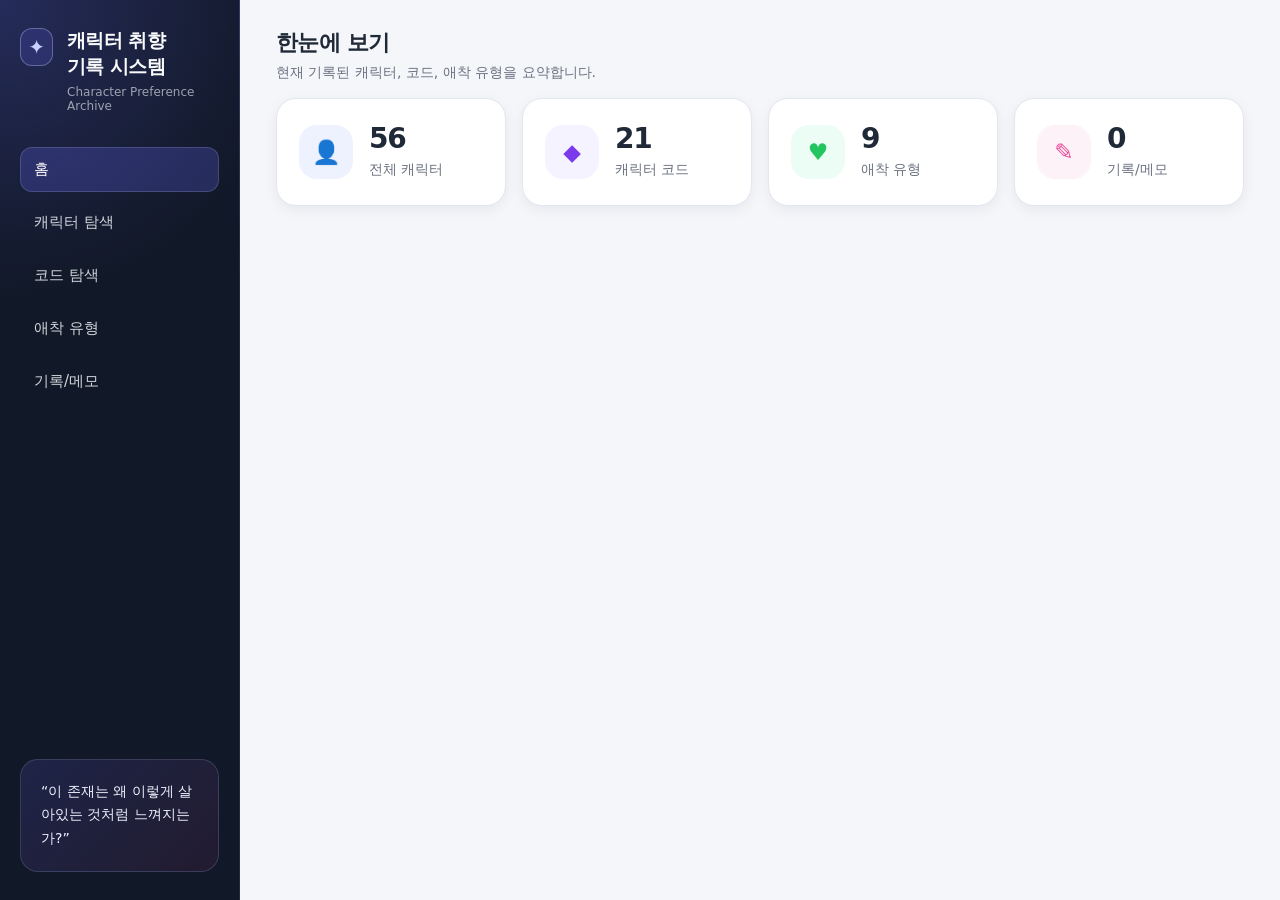
<file: index.html>
<!DOCTYPE html>
<html lang="ko">
<head>
  <meta charset="UTF-8" />
  <meta name="viewport" content="width=device-width, initial-scale=1.0" />
  <title>캐릭터 취향 기록 시스템</title>
  <link rel="stylesheet" href="../styles/main.css" />
</head>

<body>
  <div class="app-layout">
    <!-- 왼쪽 사이드바 -->
    <aside class="sidebar">
      <div class="sidebar-header">
        <div class="logo-mark">✦</div>
        <div>
          <h1>캐릭터 취향<br />기록 시스템</h1>
          <p>Character Preference Archive</p>
        </div>
      </div>

      <nav class="sidebar-nav">
        <a href="#dashboard" class="nav-item active">홈</a>
        <a href="#characters" class="nav-item">캐릭터 탐색</a>
        <a href="#codes" class="nav-item">코드 탐색</a>
        <a href="#affections" class="nav-item">애착 유형</a>
        <a href="#memo" class="nav-item">기록/메모</a>
      </nav>

      <div class="sidebar-quote">
        <p>“이 존재는 왜 이렇게 살아있는 것처럼 느껴지는가?”</p>
      </div>
    </aside>

    <!-- 메인 영역 -->
    <main class="main-content">
      <!-- 상단 바 -->
      <!-- <header class="topbar">
        <div class="search-box">
          <input
            id="global-search"
            type="search"
            placeholder="캐릭터, 작품, 코드, 키워드로 검색..."
          />
        </div>

        <div class="topbar-actions">
          <button type="button" class="icon-button" aria-label="테마 변경">☾</button>
          <button type="button" class="icon-button" aria-label="즐겨찾기">★</button>
        </div>
      </header> -->

      <!-- 대시보드 -->
      <section id="dashboard" class="dashboard-section">
        <div class="section-title-row">
          <div>
            <h2>한눈에 보기</h2>
            <p>현재 기록된 캐릭터, 코드, 애착 유형을 요약합니다.</p>
          </div>
        </div>

        <div class="summary-grid">
          <button class="summary-card" data-href="./characters.html">
            <span class="summary-icon">👤</span>
            <div>
              <strong id="character-count">0</strong>
              <p>전체 캐릭터</p>
            </div>
          </button>

          <button class="summary-card" data-href="./codes.html">
            <span class="summary-icon">◆</span>
            <div>
              <strong id="code-count">0</strong>
              <p>캐릭터 코드</p>
            </div>
          </button>

          <button class="summary-card" data-href="./affections.html">
            <span class="summary-icon">♥</span>
            <div>
              <strong id="affection-count">0</strong>
              <p>애착 유형</p>
            </div>
          </button>

          <button class="summary-card">
            <span class="summary-icon">✎</span>
            <div>
              <strong id="memo-count">0</strong>
              <p>기록/메모</p>
            </div>
          </button>
        </div>
      </section>
    </main>
  </div>
  <script type="module" src="./scripts/main.js"></script>
  <script type="module" src="./scripts/pages/home.js"></script>
  
</body>
</html>
</file>
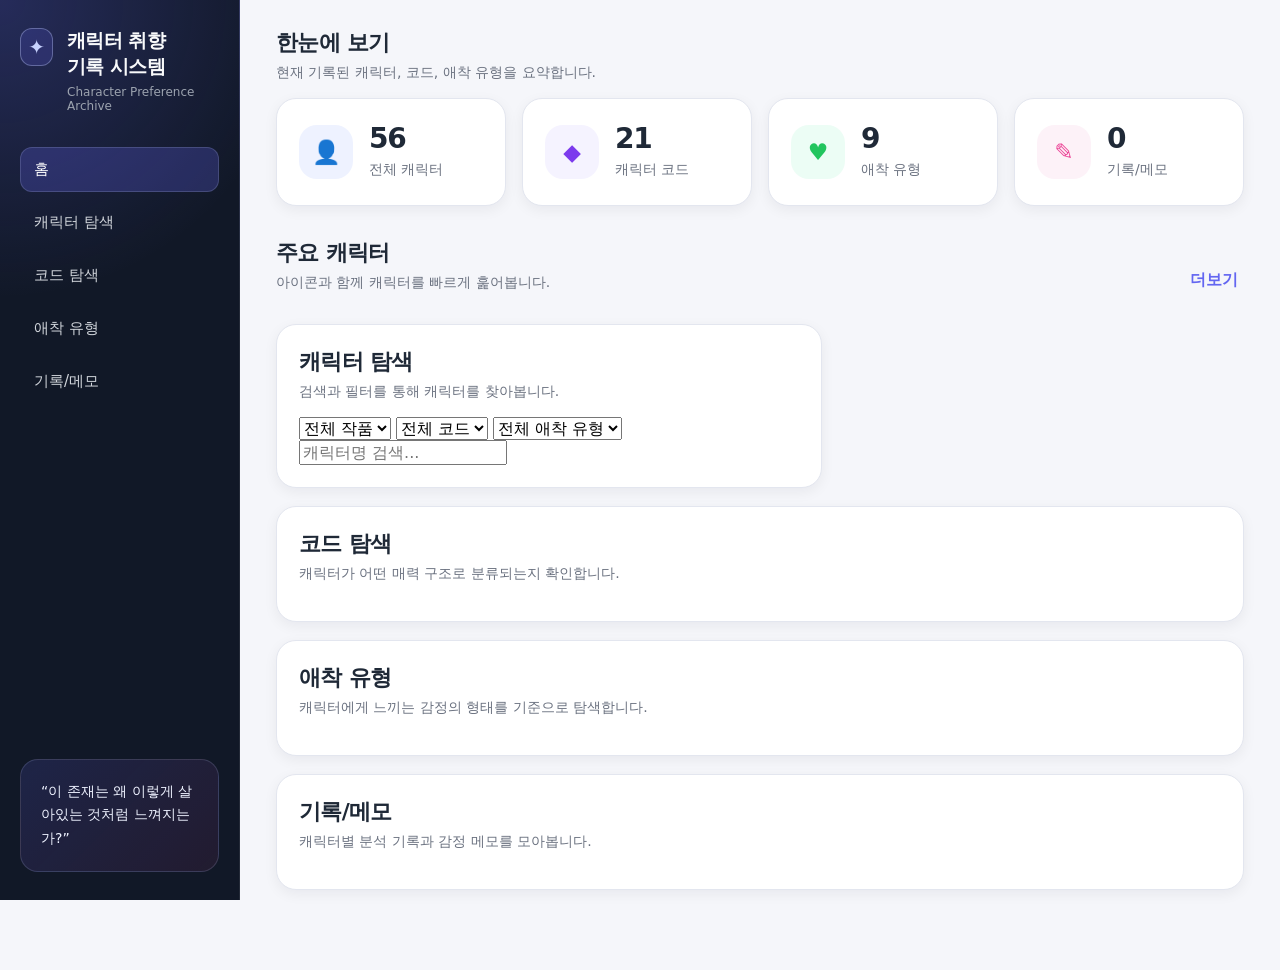
<file: index2.html>
<!DOCTYPE html>
<html lang="ko">
<head>
  <meta charset="UTF-8" />
  <meta name="viewport" content="width=device-width, initial-scale=1.0" />
  <title>캐릭터 취향 기록 시스템</title>
  <link rel="stylesheet" href="../styles/main.css" />
</head>

<body>
  <div class="app-layout">
    <!-- 왼쪽 사이드바 -->
    <aside class="sidebar">
      <div class="sidebar-header">
        <div class="logo-mark">✦</div>
        <div>
          <h1>캐릭터 취향<br />기록 시스템</h1>
          <p>Character Preference Archive</p>
        </div>
      </div>

      <nav class="sidebar-nav">
        <a href="#dashboard" class="nav-item active">홈</a>
        <a href="#characters" class="nav-item">캐릭터 탐색</a>
        <a href="#codes" class="nav-item">코드 탐색</a>
        <a href="#affections" class="nav-item">애착 유형</a>
        <a href="#memo" class="nav-item">기록/메모</a>
      </nav>

      <div class="sidebar-quote">
        <p>“이 존재는 왜 이렇게 살아있는 것처럼 느껴지는가?”</p>
      </div>
    </aside>

    <!-- 메인 영역 -->
    <main class="main-content">
      <!-- 상단 바 -->
      <!-- <header class="topbar">
        <div class="search-box">
          <input
            id="global-search"
            type="search"
            placeholder="캐릭터, 작품, 코드, 키워드로 검색..."
          />
        </div>

        <div class="topbar-actions">
          <button type="button" class="icon-button" aria-label="테마 변경">☾</button>
          <button type="button" class="icon-button" aria-label="즐겨찾기">★</button>
        </div>
      </header> -->

      <!-- 대시보드 -->
      <section id="dashboard" class="dashboard-section">
        <div class="section-title-row">
          <div>
            <h2>한눈에 보기</h2>
            <p>현재 기록된 캐릭터, 코드, 애착 유형을 요약합니다.</p>
          </div>
        </div>

        <div class="summary-grid">
          <button class="summary-card" data-href="./characters.html">
            <span class="summary-icon">👤</span>
            <div>
              <strong id="character-count">0</strong>
              <p>전체 캐릭터</p>
            </div>
          </button>

          <button class="summary-card" data-href="./codes.html">
            <span class="summary-icon">◆</span>
            <div>
              <strong id="code-count">0</strong>
              <p>캐릭터 코드</p>
            </div>
          </button>

          <button class="summary-card" data-href="./affections.html">
            <span class="summary-icon">♥</span>
            <div>
              <strong id="affection-count">0</strong>
              <p>애착 유형</p>
            </div>
          </button>

          <button class="summary-card">
            <span class="summary-icon">✎</span>
            <div>
              <strong id="memo-count">0</strong>
              <p>기록/메모</p>
            </div>
          </button>
        </div>
      </section>

      <!-- 최근 / 주요 캐릭터 -->
      <section class="featured-section">
        <div class="section-title-row">
          <div>
            <h2>주요 캐릭터</h2>
            <p>아이콘과 함께 캐릭터를 빠르게 훑어봅니다.</p>
          </div>
          <button type="button" class="text-button">더보기</button>
        </div>

        <div id="featured-character-list" class="featured-character-list">
          <!-- app2.js에서 캐릭터 카드 생성 -->
          <!-- 예시 구조:
          <article class="featured-character-card">
            <div class="character-icon">
              <img src="./images/characters/sample.png" alt="캐릭터 이름" />
            </div>
            <h3>캐릭터 이름</h3>
            <p>작품명</p>
          </article>
          -->
        </div>
      </section>

      <!-- 탐색 바로가기 -->
      <!-- <section class="quick-links-section">
        <div class="section-title-row">
          <div>
            <h2>탐색 바로가기</h2>
            <p>원하는 기준으로 캐릭터를 탐색합니다.</p>
          </div>
        </div>

        <div class="quick-link-grid">
          <button type="button" class="quick-link-card" data-target="characters">
            <span>🔍</span>
            <strong>캐릭터 탐색</strong>
            <p>전체 캐릭터 둘러보기</p>
          </button>

          <button type="button" class="quick-link-card" data-target="codes">
            <span>◆</span>
            <strong>코드 탐색</strong>
            <p>캐릭터 코드를 기준으로 보기</p>
          </button>

          <button type="button" class="quick-link-card" data-target="affections">
            <span>♥</span>
            <strong>애착 유형 탐색</strong>
            <p>끌리는 감정의 형태로 보기</p>
          </button>

          <button type="button" class="quick-link-card" data-target="memo">
            <span>✎</span>
            <strong>기록/메모</strong>
            <p>분석 메모 모아보기</p>
          </button>
        </div>
      </section> -->

      <!-- 하단 탐색 레이아웃 -->
      <section class="workspace-grid">
        <!-- 캐릭터 목록 -->
        <section id="characters" class="panel character-browser-panel">
          <div class="panel-header">
            <div>
              <h2>캐릭터 탐색</h2>
              <p>검색과 필터를 통해 캐릭터를 찾아봅니다.</p>
            </div>
          </div>

          <div class="filter-row">
            <select id="work-filter">
              <option value="">전체 작품</option>
            </select>

            <select id="code-filter">
              <option value="">전체 코드</option>
            </select>

            <select id="affection-filter">
              <option value="">전체 애착 유형</option>
            </select>

            <input
              id="character-search"
              type="search"
              placeholder="캐릭터명 검색..."
            />
          </div>

          <div id="character-card-list" class="character-card-list">
            <!-- app2.js에서 캐릭터 목록 카드 생성 -->
          </div>
        </section>

        <!-- 캐릭터 상세 -->


        <!-- 코드 탐색 -->
        <section id="codes" class="panel code-browser-panel">
          <div class="panel-header">
            <div>
              <h2>코드 탐색</h2>
              <p>캐릭터가 어떤 매력 구조로 분류되는지 확인합니다.</p>
            </div>
          </div>

          <div id="code-card-list" class="code-card-list">
            <!-- app2.js에서 코드 카드 생성 -->
          </div>
        </section>

        <!-- 애착 유형 탐색 -->
        <section id="affections" class="panel affection-browser-panel">
          <div class="panel-header">
            <div>
              <h2>애착 유형</h2>
              <p>캐릭터에게 느끼는 감정의 형태를 기준으로 탐색합니다.</p>
            </div>
          </div>

          <div id="affection-card-list" class="affection-card-list">
            <!-- app2.js에서 애착 유형 카드 생성 -->
          </div>
        </section>

        <!-- 기록/메모 -->
        <section id="memo" class="panel memo-panel">
          <div class="panel-header">
            <div>
              <h2>기록/메모</h2>
              <p>캐릭터별 분석 기록과 감정 메모를 모아봅니다.</p>
            </div>
          </div>

          <div id="memo-list" class="memo-list">
          </div>
        </section>
      </section>
    </main>
  </div>
  <script type="module" src="./scripts/main.js"></script>
  <script type="module" src="./scripts/pages/home.js"></script>
  
</body>
</html>
</file>
<file: styles/main.css>
@import url("./variables.css");
@import url("./base.css");
@import url("./layout.css");
@import url("./sidebar.css");
@import url("./components.css");
@import url("./dashboard.css");
@import url("./responsive.css");
</file>
